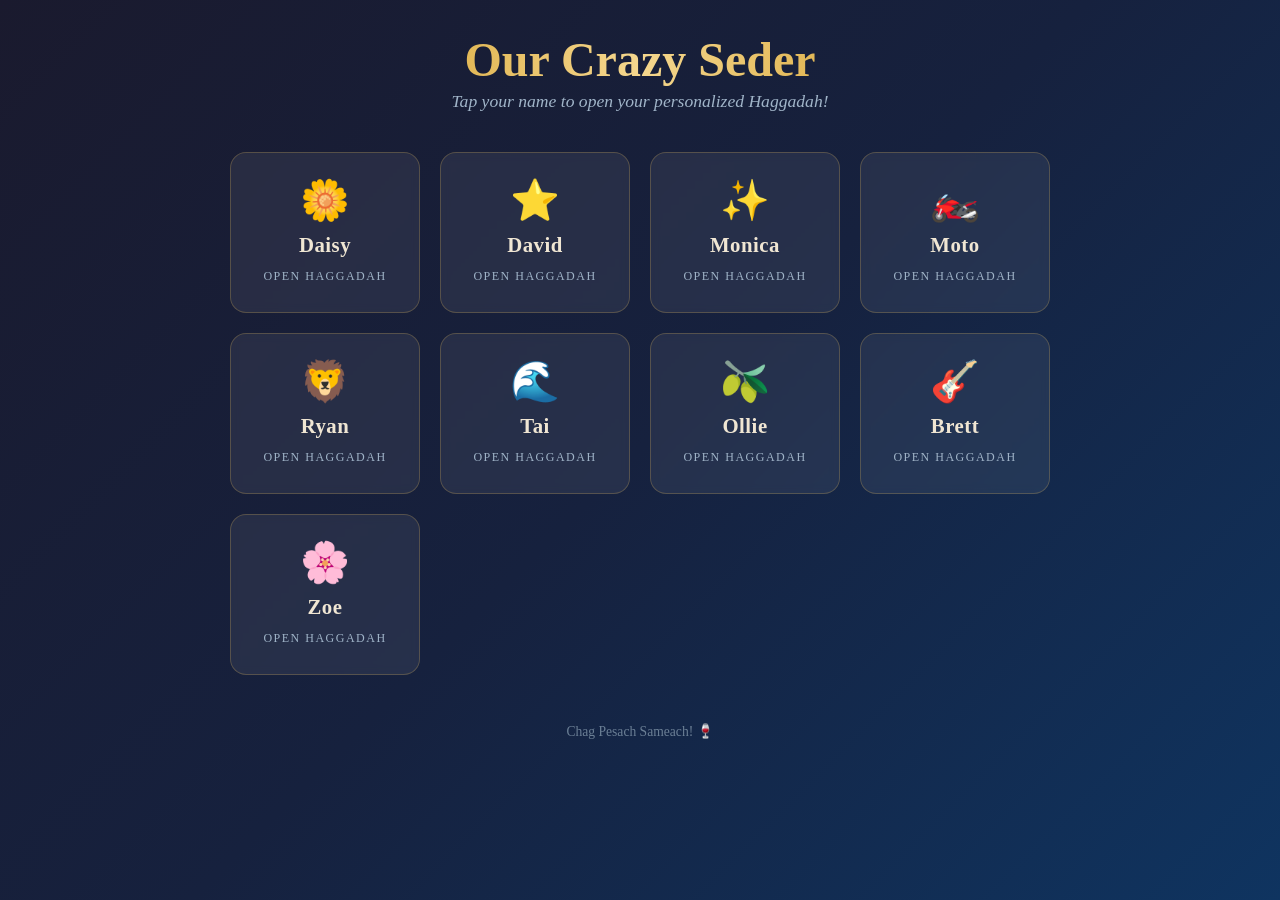
<file: public/index.html>
<!DOCTYPE html>
<html lang="en">
<head>
  <meta charset="UTF-8">
  <meta name="viewport" content="width=device-width, initial-scale=1.0">
  <title>Our Crazy Seder</title>
  <style>
    * { margin: 0; padding: 0; box-sizing: border-box; }

    body {
      font-family: 'Georgia', serif;
      min-height: 100vh;
      background: linear-gradient(135deg, #1a1a2e 0%, #16213e 50%, #0f3460 100%);
      color: #f0e6d3;
      display: flex;
      flex-direction: column;
      align-items: center;
      padding: 2rem 1rem;
    }

    h1 {
      font-size: 3rem;
      margin-bottom: 0.25rem;
      background: linear-gradient(to right, #e2b857, #f5d78e, #e2b857);
      -webkit-background-clip: text;
      -webkit-text-fill-color: transparent;
      background-clip: text;
      text-align: center;
    }

    .subtitle {
      font-size: 1.1rem;
      color: #a0b4c8;
      margin-bottom: 2.5rem;
      text-align: center;
      font-style: italic;
    }

    .grid {
      display: grid;
      grid-template-columns: repeat(auto-fit, minmax(180px, 1fr));
      gap: 1.25rem;
      max-width: 820px;
      width: 100%;
    }

    .card {
      background: rgba(255, 255, 255, 0.07);
      border: 1px solid rgba(226, 184, 87, 0.25);
      border-radius: 16px;
      padding: 1.75rem 1rem;
      text-align: center;
      text-decoration: none;
      color: #f0e6d3;
      transition: all 0.25s ease;
      backdrop-filter: blur(4px);
      cursor: pointer;
      display: flex;
      flex-direction: column;
      align-items: center;
      gap: 0.75rem;
    }

    .card:hover {
      background: rgba(226, 184, 87, 0.15);
      border-color: rgba(226, 184, 87, 0.6);
      transform: translateY(-4px);
      box-shadow: 0 8px 25px rgba(226, 184, 87, 0.15);
    }

    .card:active {
      transform: translateY(-1px);
    }

    .emoji {
      font-size: 2.5rem;
      line-height: 1;
    }

    .name {
      font-size: 1.3rem;
      font-weight: bold;
      letter-spacing: 0.5px;
    }

    .label {
      font-size: 0.75rem;
      color: #a0b4c8;
      text-transform: uppercase;
      letter-spacing: 1.5px;
    }

    .star {
      position: fixed;
      background: #e2b857;
      border-radius: 50%;
      opacity: 0.3;
      pointer-events: none;
    }

    footer {
      margin-top: 3rem;
      font-size: 0.85rem;
      color: #6b7f95;
      text-align: center;
    }

    @media (max-width: 500px) {
      h1 { font-size: 2rem; }
      .grid { grid-template-columns: repeat(2, 1fr); gap: 0.75rem; }
      .card { padding: 1.25rem 0.75rem; }
    }
  </style>
</head>
<body>
  <h1>Our Crazy Seder</h1>
  <p class="subtitle">Tap your name to open your personalized Haggadah!</p>

  <div class="grid">
    <a class="card" href="haggadah.html?name=Daisy">
      <span class="emoji">🌼</span>
      <span class="name">Daisy</span>
      <span class="label">Open Haggadah</span>
    </a>
    <a class="card" href="haggadah.html?name=David">
      <span class="emoji">⭐</span>
      <span class="name">David</span>
      <span class="label">Open Haggadah</span>
    </a>
    <a class="card" href="haggadah.html?name=Monica">
      <span class="emoji">✨</span>
      <span class="name">Monica</span>
      <span class="label">Open Haggadah</span>
    </a>
    <a class="card" href="haggadah.html?name=Moto">
      <span class="emoji">🏍️</span>
      <span class="name">Moto</span>
      <span class="label">Open Haggadah</span>
    </a>
    <a class="card" href="haggadah.html?name=Ryan">
      <span class="emoji">🦁</span>
      <span class="name">Ryan</span>
      <span class="label">Open Haggadah</span>
    </a>
    <a class="card" href="haggadah.html?name=Tai">
      <span class="emoji">🌊</span>
      <span class="name">Tai</span>
      <span class="label">Open Haggadah</span>
    </a>
    <a class="card" href="ollie.html">
      <span class="emoji">🫒</span>
      <span class="name">Ollie</span>
      <span class="label">Open Haggadah</span>
    </a>
    <a class="card" href="haggadah.html?name=Brett">
      <span class="emoji">🎸</span>
      <span class="name">Brett</span>
      <span class="label">Open Haggadah</span>
    </a>
    <a class="card" href="haggadah.html?name=Zoe">
      <span class="emoji">🌸</span>
      <span class="name">Zoe</span>
      <span class="label">Open Haggadah</span>
    </a>
  </div>

  <footer>Chag Pesach Sameach! 🍷</footer>
</body>
</html>
</file>
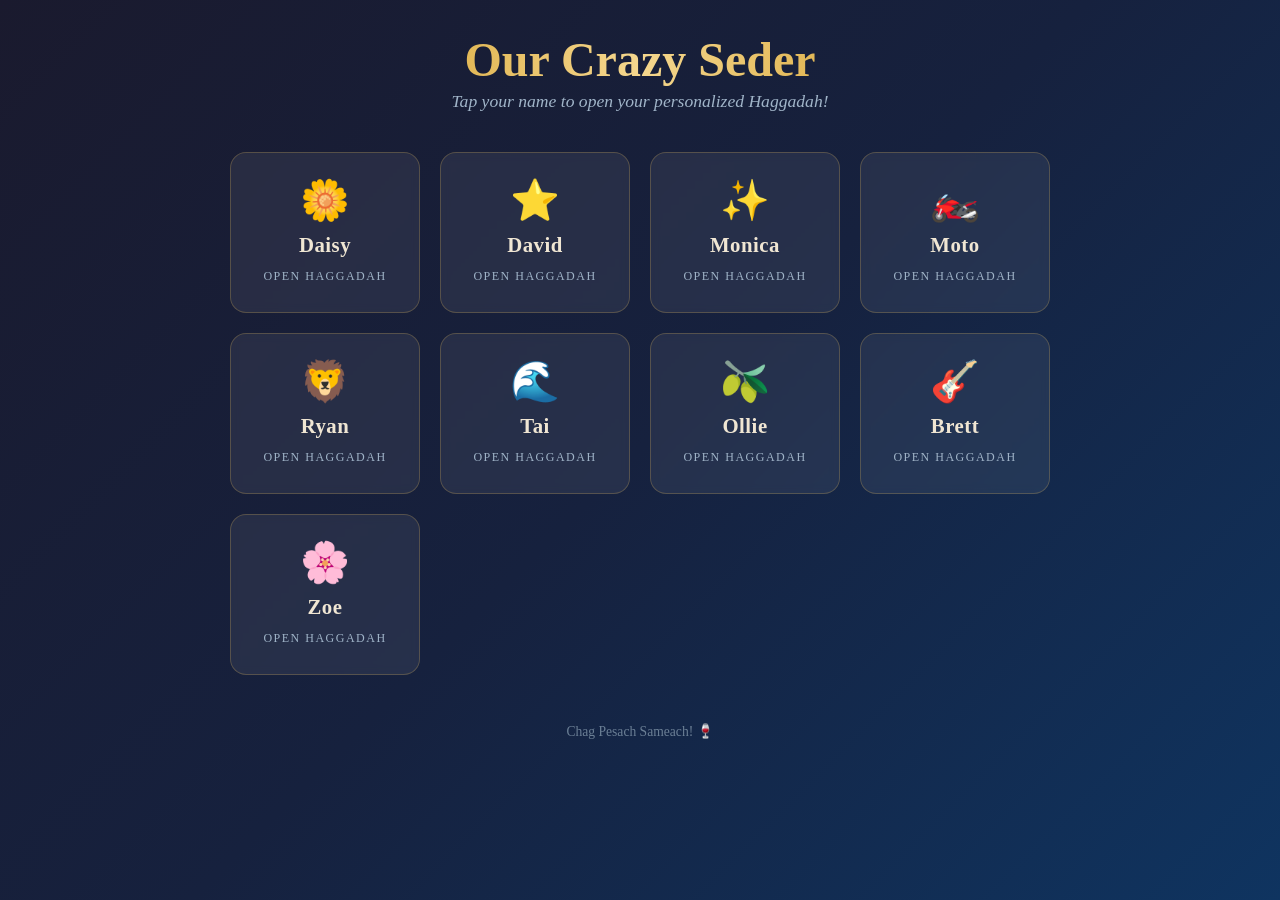
<file: public/haggadah.html>
<!DOCTYPE html>
<html lang="en">
<head>
  <meta charset="UTF-8">
  <meta name="viewport" content="width=device-width, initial-scale=1.0">
  <title>Haggadah — Our Crazy Seder</title>
  <link rel="stylesheet" href="style.css">
</head>
<body>

  <header class="haggadah-header">
    <h1 id="person-name"></h1>
    <p class="subtitle">A Haggadah for Tonight</p>
    <span id="person-role" class="role" style="display:none"></span>
    <br>
    <a href="index.html" class="back-link">&larr; Back to everyone</a>
  </header>

  <div class="content">

  <!-- Section 1: Welcome & First Cup of Wine -->
  <div class="section" data-reader="moto">
    <h2>&#x1F56F;&#xFE0F; Welcome &amp; First Cup of Wine</h2>
    <p class="stage-direction">Moto lights the candles and raises a glass.</p>

    <div class="reading" data-reader="moto">
      <p>Welcome, everyone. Look around this table for a moment. Look at the faces. Some of us have been doing this together for years. Some of us are here for the first time. We have a six-year-old and we have people who remember when the world looked very different. That range &mdash; that span of ages and lives and stories &mdash; is itself a kind of miracle.</p>
      <p>Tonight we tell an old story about people who were enslaved and then got free. We have been telling this same story for thousands of years &mdash; parent to child, grandparent to grandchild, stranger to stranger at tables just like this one &mdash; because the story has never stopped being true. People are still enslaved. People are still fleeing. People are still being told they don&rsquo;t belong in their own bodies, their own lands, their own forests, their own families. The machinery of cruelty keeps running, and it counts on us not paying attention.</p>
      <p>So we gather here, in this specific room, with these specific people, and we do the opposite of not paying attention. We light candles. We pour wine. We eat matzah that tastes like cardboard &mdash; because nothing says &lsquo;celebration of freedom&rsquo; like a cracker with no yeast and no flavor and the structural integrity of a roofing tile &mdash; and we remember. We remember not because it&rsquo;s comfortable, but because forgetting is how injustice wins.</p>
      <p>This year, especially, we refuse to look away. From any of it. And we hold onto each other while we look.</p>
      <p>Let&rsquo;s begin with the first cup of wine &mdash; or grape juice, no judgment. The first cup is for the promise that was made: I will bring you out.</p>
    </div>

    <p class="stage-direction">Everyone raises their glass.</p>
    <p class="everyone">Everyone: Blessed are You, Source of all life, who creates the fruit of the vine.</p>
    <p class="stage-direction">Drink the first cup.</p>

    <div class="next-cue" data-for="moto" style="display:none">Next: Daisy &mdash; Karpas</div>
  </div>

  <!-- Section 2: Karpas — Greens & Salt Water -->
  <div class="section" data-reader="daisy">
    <h2>&#x1F33F; Karpas &mdash; Greens &amp; Salt Water</h2>

    <div class="reading" data-reader="daisy">
      <p>We dip a green vegetable in salt water. This is one of the simplest rituals of the night, and one of the most honest.</p>
      <p>The green is for spring &mdash; for things growing, for life pushing up through soil that was frozen just weeks ago. The earth does this every year without being asked. It renews itself even when the news is unbearable, even when the rivers are poisoned, even when we have failed it in a hundred ways. The crocuses come up anyway. The parsley grows. Spring does not wait for us to deserve it.</p>
      <p>The salt water is for tears. For the tears of enslaved people who built someone else&rsquo;s monuments. For the tears of parents who could not protect their children. For the tears we have cried this year &mdash; and there is no shortage. There never is.</p>
      <p>So we hold both at once, in the same hand, in the same bite: the green and the salt. The renewal and the grief. Joy does not cancel out sorrow, and sorrow does not cancel out joy. They exist together, braided, inseparable. That is what it means to be alive and paying attention.</p>
    </div>

    <p class="stage-direction">Everyone dips their greens in salt water and eats.</p>

    <div class="next-cue" data-for="daisy" style="display:none">Next: Moto &mdash; Yachatz</div>
  </div>

  <!-- Section 3: Yachatz — Breaking the Matzah -->
  <div class="section" data-reader="moto">
    <h2>Yachatz &mdash; Breaking the Matzah</h2>
    <p class="stage-direction">Moto breaks the middle matzah in two.</p>

    <div class="reading" data-reader="moto">
      <p>This is the bread of affliction, the bread our ancestors ate in the land of Egypt. We hold it up so everyone can see it, and then we break it in two.</p>
      <p>Think about that for a moment. We begin this seder not with something whole, but with something broken. That&rsquo;s not an accident. It&rsquo;s a statement: we start from brokenness. We acknowledge that the world is not complete, that we are not complete, that something essential is still missing. The rabbis understood that you cannot begin the work of liberation by pretending everything is fine.</p>
      <p>One half stays here on the table &mdash; visible, present, the bread of our poverty. The other half gets wrapped up and hidden. That hidden piece is called the afikomen, and we cannot finish the seder without it. It represents what is not yet found, what is not yet redeemed, what is still waiting to be discovered. The meal cannot end until someone goes looking for it.</p>
      <p>The practical implication is that a certain six-year-old is about to have some serious negotiating leverage later tonight. Ollie, take notes.</p>
    </div>

    <p class="stage-direction">Moto hides the afikomen. Ollie, pay attention. Or don&rsquo;t &mdash; your call.</p>

    <div class="next-cue" data-for="moto" style="display:none">Next: Ollie &mdash; The Four Questions</div>
  </div>

  <!-- Section 4: The Four Questions -->
  <div class="section" data-reader="ollie">
    <h2>&#x2753; The Four Questions</h2>
    <p class="stage-direction">The youngest person at the table asks four questions. That&rsquo;s Ollie.</p>

    <div class="reading" data-reader="ollie">
      <p>Why is tonight different from all other nights?</p>
      <p>On all other nights we eat bread or matzah. Why tonight only matzah?</p>
      <p>On all other nights we eat all kinds of vegetables. Why tonight do we dip them in salt water?</p>
      <p>On all other nights we don&rsquo;t dip our food at all. Why tonight do we dip twice?</p>
      <p>On all other nights we sit however we want. Why tonight do we lean?</p>
    </div>
  </div>

  <!-- Section 5: The Story — We Were Slaves -->
  <div class="section" data-reader="david">
    <h2>&#x26D3;&#xFE0F; The Story &mdash; We Were Slaves</h2>

    <div class="reading" data-reader="david">
      <p>We were slaves in Egypt. That is where the story begins &mdash; not with a hero, not with a miracle, but with suffering. With people who woke up every morning to labor they did not choose, who built cities they would never live in, who watched their children be taken from them by a ruler who feared what he could not control.</p>
      <p>Pharaoh was not unusual in his cruelty. He was a powerful man who looked at a population of people who were different from him &mdash; who spoke differently, worshipped differently, lived differently &mdash; and he saw a threat. Not because they were dangerous, but because there were a lot of them and they were growing. Throughout history, that combination has made powerful people do terrible things. It still does. The playbook has not changed: first you dehumanize, then you exploit, then you convince everyone else it was necessary.</p>
      <p>The Israelites cried out. And the story tells us that God heard them. However you understand God &mdash; as a presence, as a force, as a metaphor for the human conscience that eventually cannot tolerate injustice &mdash; something heard them.</p>
      <p>And then God sent Moses. Moses, who did not want the job. Who stammered. Who had fled Egypt years earlier and was living a quiet life tending sheep in the desert. When God spoke to him from the burning bush and said, &lsquo;Go back and free my people,&rsquo; Moses said, essentially, &lsquo;Can you send someone else?&rsquo; There is something deeply important in the fact that the liberator of the Jewish people was a reluctant leader. He did not seek power. He did not want to be in charge. He just happened to be the one who could not say no when the call came.</p>
      <p>Moses went to Pharaoh and said, &lsquo;Let my people go.&rsquo; Pharaoh said no. Moses came back. Pharaoh said no again. This happened over and over, because people with too much power almost always say no. They say no the first time and the second time and the ninth time, because saying yes would mean giving up something they believe is theirs by right. Pharaoh&rsquo;s stubbornness is not ancient history. It is the stubbornness of every system that refuses to release its grip, every institution that chooses its own preservation over someone else&rsquo;s freedom.</p>
      <p>We tell this story not because it ended. We tell it because it hasn&rsquo;t.</p>
    </div>

    <div class="next-cue" data-for="david" style="display:none">Next: Monica &mdash; Plagues and Freedom</div>
  </div>

  <!-- Section 6: The Story — Plagues and Freedom -->
  <div class="section" data-reader="monica">
    <h2>&#x1F30A; The Story &mdash; Plagues and Freedom</h2>

    <div class="reading" data-reader="monica">
      <p>So there were plagues. Ten of them. Water turned to blood. Frogs swarmed the land. Lice. Flies. Disease swept through the livestock. Boils erupted on skin. Hail rained down and shattered everything it touched. Locusts devoured what was left. Darkness &mdash; not the ordinary darkness of night, but a darkness so thick you could feel it, a darkness that pressed against you and made it impossible to see the person next to you.</p>
      <p>And then the last plague, the worst one, the one that finally broke Pharaoh: the death of the firstborn.</p>
      <p>These plagues were terrible. They were terrible for the Egyptians who had nothing to do with Pharaoh&rsquo;s decisions, for the children who had never enslaved anyone, for the animals who were just animals. Liberation came at an enormous cost, and we do not celebrate that cost. Later tonight, we will spill drops of wine &mdash; diminishing our own joy &mdash; because our freedom was purchased with someone else&rsquo;s suffering. Every liberation is. That is one of the hardest truths of this story.</p>
      <p>After the tenth plague, Pharaoh finally said go. And the people went. They went so fast that the bread didn&rsquo;t rise &mdash; hence the matzah. Imagine that moment: hundreds of thousands of people grabbing what they could carry, wrapping dough around their bodies, pulling children by the hand, walking out of the only life they had ever known. They were terrified. They were exhilarated. They had no plan. They just knew they had to move.</p>
      <p>And then they reached the sea. Water in front of them, Pharaoh&rsquo;s army behind them, and nowhere to go. The midrash says that the sea did not part until one person &mdash; Nachshon &mdash; walked in up to his nostrils. Only then did the waters split. Faith is not the absence of fear. It is walking into the water anyway.</p>
      <p>They crossed. They were free. And then came the hard part, which is always the hard part, the part that takes longer than the crossing and is less dramatic but infinitely more important: figuring out what to do with freedom. How to build something. How to be a people. How not to replicate the cruelty you just escaped. We are still working on that.</p>
    </div>

    <div class="next-cue" data-for="monica" style="display:none">Next: Zoe &mdash; The Ten Plagues</div>
  </div>

  <!-- Section 7: The Ten Plagues -->
  <div class="section" data-reader="zoe">
    <h2>&#x1F377; The Ten Plagues</h2>

    <div class="reading" data-reader="zoe">
      <p>As we name each plague, we spill a drop of wine from our cups. This is one of the most important gestures of the seder. Our cup of joy cannot be full when others have suffered for our sake. Even when those others opposed us. Even when those others were our oppressors. Their suffering diminishes our celebration, because if we could rejoice fully in someone else&rsquo;s pain, we would have learned nothing from being enslaved ourselves.</p>
      <p>If that principle held up more often in the world &mdash; if nations and leaders could grieve the cost of their victories, if the powerful could see the humanity of those they defeat &mdash; we would be in very different shape.</p>
    </div>

    <p class="stage-direction">Remove a drop of wine for each plague.</p>

    <ul class="plague-list">
      <li>Blood</li>
      <li>Frogs</li>
      <li>Lice</li>
      <li>Flies</li>
      <li>Cattle disease</li>
      <li>Boils</li>
      <li>Hail</li>
      <li>Locusts</li>
      <li>Darkness</li>
      <li>Death of the firstborn</li>
    </ul>

    <div class="reading" data-reader="zoe">
      <p>Those were the ancient plagues. But plague is not only ancient. We might name some modern ones &mdash; not to spill wine for, but to say out loud, because naming a thing is the first step toward refusing to accept it.</p>
      <p>The destruction of forests and wild places &mdash; entire ecosystems erased so someone can profit from the land. Children bombed in their homes and schools while the world debates whether to call it what it is. People denied medical care because of who they are or who they love. Wars that serve no one who fights in them, only those who profit from the fighting. The criminalization of poverty. The weaponization of borders against the desperate. The slow strangling of democracy by people who wrap themselves in its flag. The loneliness of a culture that has replaced connection with consumption.</p>
      <p>We cannot spill enough wine for all of this. We cannot fix all of it tonight. But we can name it, here, together, and let the naming be a kind of refusal &mdash; a refusal to pretend that what is happening is normal, or acceptable, or someone else&rsquo;s problem. We see it. We say it. And tomorrow, or next week, or whenever we can, we do something about it.</p>
    </div>

    <div class="next-cue" data-for="zoe" style="display:none">Next: Tai &mdash; Dayenu</div>
  </div>

  <!-- Section 8: Dayenu — It Would Have Been Enough -->
  <div class="section" data-reader="tai">
    <h2>&#x1F3B5; Dayenu &mdash; It Would Have Been Enough</h2>

    <div class="reading" data-reader="tai">
      <p>Dayenu means &lsquo;it would have been enough.&rsquo; It is a song about gratitude, but more than that, it is a practice &mdash; a discipline of noticing what you have before reaching for what you don&rsquo;t.</p>
      <p>The traditional version goes like this: If God had only taken us out of Egypt but not split the sea &mdash; dayenu, it would have been enough. If God had only split the sea but not led us through the desert &mdash; dayenu. If God had only led us through the desert but not given us the Torah &mdash; dayenu. Each gift is treated as if it were the whole gift. Each step is treated as if it were the destination.</p>
      <p>This is a radical idea in a world that always wants more, that measures success by accumulation, that treats &lsquo;enough&rsquo; as a failure of ambition. Dayenu says: stop. Look at what is here. It is enough. You are enough.</p>
      <p>We might add our own. If we had only found these people to share a table with tonight &mdash; dayenu. If we had only made it through another year with the people we love still here &mdash; dayenu. If we had only managed to keep showing up, keep caring, keep trying, in a year that made all of that very hard &mdash; dayenu. It would have been enough. And yet here we are, with all of this.</p>
      <p>Fair warning: this song is extremely catchy. It will lodge itself in your brain like a piece of afikomen between your teeth. You will be humming it while doing dishes later. You will be humming it next Tuesday. This is the price of joy.</p>
    </div>

    <p class="stage-direction">Everyone sings. Even if you don&rsquo;t know the tune, just follow along.</p>
    <p class="everyone dayenu">Everyone: Da-da-yenu, da-da-yenu, da-da-yenu, dayenu dayenu!</p>
    <p class="everyone dayenu">Everyone: Da-da-yenu, da-da-yenu, da-da-yenu, dayenu dayenu!</p>

    <div class="next-cue" data-for="tai" style="display:none">Next: Ryan &mdash; The Three Symbols</div>
  </div>

  <!-- Section 9: The Three Symbols -->
  <div class="section" data-reader="ryan">
    <h2>&#x1F958; The Three Symbols</h2>

    <div class="reading" data-reader="ryan">
      <p>Rabban Gamliel &mdash; a rabbi, not a character from Lord of the Rings, though the name does have that energy &mdash; said you haven&rsquo;t fulfilled your duty at the seder unless you&rsquo;ve discussed three things. Just three. The whole seder, all the wine, all the singing, and it comes down to these three objects on the table. Let&rsquo;s give them their moment.</p>
      <p><strong>Pesach</strong> &mdash; the lamb bone. It represents the sacrifice our ancestors made on that last night in Egypt, when they marked their doorposts with blood so the angel of death would pass over their homes. It is a reminder that freedom required risk. They had to commit to leaving before they knew they could. The bone sits on the plate looking dramatic and slightly unsettling, which is the point. Freedom is dramatic. Freedom is slightly unsettling. It asks you to give something up before it gives you anything back.</p>
      <p><strong>Matzah</strong> &mdash; the flat bread. The bread of haste. Our ancestors fled in such a hurry they couldn&rsquo;t wait for dough to rise. But the rabbis also call it the bread of humility &mdash; because it doesn&rsquo;t puff itself up, doesn&rsquo;t pretend to be more than it is. It is flour and water and that&rsquo;s it. A cracker that knows its place. In a world of people who inflate themselves to seem bigger and more important, matzah is admirably honest about what it is. Dry. Flat. Crumbly. Getting everywhere. But real.</p>
      <p><strong>Maror</strong> &mdash; the bitter herb. Horseradish, usually. It represents the bitterness of slavery &mdash; the daily grinding misery of a life you did not choose and cannot escape. Eat enough of it and you will understand suffering on a very personal, sinus-clearing level. Your eyes will water. That&rsquo;s the point. The story is not supposed to be comfortable.</p>
      <p>Together, these three things tell the whole arc: sacrifice, humility, and bitterness. You cannot understand freedom without knowing what it cost. You cannot appreciate what you have without remembering what it felt like to have nothing. And you cannot eat this much horseradish without needing a moment to recover.</p>
    </div>

    <p class="stage-direction">Everyone raises their glass for the second cup.</p>
    <p class="everyone">Everyone: Blessed are You, Source of all life, who creates the fruit of the vine.</p>
    <p class="stage-direction">Drink the second cup.</p>

    <div class="next-cue" data-for="ryan" style="display:none">Next: Brett &mdash; Matzah, Maror &amp; Hillel Sandwich</div>
  </div>

  <!-- Section 10: Matzah, Maror & the Hillel Sandwich -->
  <div class="section" data-reader="brett">
    <h2>&#x1F96A; Matzah, Maror &amp; the Hillel Sandwich</h2>

    <div class="reading" data-reader="brett">
      <p>Alright, now we eat the ritual foods. We&rsquo;ve talked about them, we&rsquo;ve admired them on the plate, we&rsquo;ve discussed their deep symbolic meaning. Time to actually put them in our mouths. First up: the matzah.</p>
      <p>Take a piece and hold it for a second. This is the bread of affliction and the bread of freedom, both at once. The same cracker. It was all our ancestors had, and it was enough to carry them out of slavery. Sometimes the simplest, most stripped-down thing is what saves you.</p>
    </div>

    <p class="everyone">Everyone: Blessed are You, Source of all life, who brings forth bread from the earth.</p>
    <p class="stage-direction">Everyone eats a piece of matzah.</p>

    <div class="reading" data-reader="brett">
      <p>Now the bitter herb. Take a piece of maror &mdash; that&rsquo;s the horseradish &mdash; and dip it in the charoset. The charoset is the sweet brown paste made from apples and nuts and wine. It represents the mortar the slaves used to build Pharaoh&rsquo;s cities. Even in something that represents forced labor, there is sweetness. Even in the memory of suffering, there is something that nourishes. Dip the bitter into the sweet. Eat them together.</p>
    </div>

    <p class="stage-direction">Everyone eats maror with charoset.</p>

    <div class="reading" data-reader="brett">
      <p>And now the main event: the Hillel sandwich. Take two pieces of matzah and put maror and charoset between them. This was Hillel&rsquo;s innovation &mdash; Rabbi Hillel, who lived two thousand years ago and who understood something profound about the human experience: you cannot separate the bitter from the sweet. They come together. They are eaten together. They are lived together.</p>
      <p>Think about the people you love most. Think about the moments of your life that meant the most. They are inseparable from loss, from worry, from the knowledge that nothing lasts. The sandwich is a metaphor you can eat: suffering and sweetness, held between two pieces of the humblest bread on earth. Two thousand years old, and still the best sandwich recipe involving zero leavened bread and one hundred percent existential wisdom.</p>
    </div>

    <p class="stage-direction">Everyone eats the Hillel sandwich.</p>

    <div class="next-cue" data-for="brett" style="display:none">Next: The Meal!</div>
  </div>

  <!-- Section 11: The Meal! -->
  <div class="section meal-break">
    <h2>&#x1F37D;&#xFE0F; The Meal!</h2>
    <p class="stage-direction">Time to eat! After dinner, we&rsquo;ll come back for the afikomen and the closing.</p>
  </div>

  <!-- Section 12: After the Meal — Afikomen & Elijah's Cup -->
  <div class="section" data-reader="moto">
    <h2>&#x1F6AA; After the Meal &mdash; Afikomen &amp; Elijah&rsquo;s Cup</h2>

    <div class="reading" data-reader="moto">
      <p>Alright. The meal is done. The plates are wrecked. Someone definitely spilled something. Now it&rsquo;s time for the part Ollie has been waiting for all night.</p>
      <p>The afikomen &mdash; that hidden half of matzah &mdash; needs to be found. The seder cannot end without it. Think about what that means: we broke something at the beginning of the evening, and now we cannot be complete until the missing piece is returned. The search for the afikomen is a search for wholeness. It is the insistence that we do not leave things broken if we can help it, that we go looking for what is lost, that we do not finish the story until every piece is accounted for.</p>
      <p>Ollie &mdash; and anyone who helped &mdash; go find it. Negotiations will follow. This is tradition.</p>
    </div>

    <p class="stage-direction">The afikomen is found. Negotiations ensue. Dessert matzah is eaten by all.</p>

    <div class="reading" data-reader="moto">
      <p>Now we fill Elijah&rsquo;s cup. Elijah is the prophet who, according to tradition, visits every seder table in the world tonight. He is the herald of redemption &mdash; the one who will announce that the world has finally, fully changed. That justice has arrived. That the work is done.</p>
      <p>We open the door for him now. And here is the thing about opening the door: some years it feels like a joyful gesture, full of confidence that better days are coming. Other years &mdash; and this may be one of them &mdash; it feels like a heavier thing. Like standing at the threshold between hope and despair and choosing, deliberately, to face the direction of hope. Not because you are sure. Not because the evidence supports it. But because hope is a decision, not a feeling, and tonight we make that decision together.</p>
    </div>

    <p class="stage-direction">Someone opens the door. A moment of silence. Feel the night air. Listen for what might be coming.</p>

    <div class="next-cue" data-for="moto" style="display:none">Next: Daisy &mdash; Miriam&rsquo;s Cup</div>
  </div>

  <!-- Section 13: Miriam's Cup -->
  <div class="section" data-reader="daisy">
    <h2>&#x1F4A7; Miriam&rsquo;s Cup</h2>

    <div class="reading" data-reader="daisy">
      <p>Before we close, we honor Miriam.</p>
      <p>Miriam was Moses&rsquo;s older sister. When Moses was a baby, placed in a basket in the Nile because Pharaoh had ordered the death of every Hebrew boy, it was Miriam who stood on the riverbank and watched. She was a child herself, but she stood there, refusing to look away, making sure her brother survived. When Pharaoh&rsquo;s daughter found the basket, it was Miriam who stepped forward and said, &lsquo;I know a woman who can nurse this baby&rsquo; &mdash; and brought Moses back to their own mother. She was brave and quick and she saved his life with nothing but her wits and her willingness to speak up.</p>
      <p>Years later, after the sea crossing, when everyone was stunned and trembling on the far shore, it was Miriam who picked up a tambourine and started singing. She led the people in dance. She gave them a way to hold the enormity of what had just happened. Sometimes survival needs a song more than it needs a speech.</p>
      <p>The tradition of Miriam&rsquo;s Cup is newer than most of what we do tonight. It was created to honor the women whose work has always kept communities alive &mdash; the ones who watched, who nursed, who sang, who organized, who fed, who held things together when everything was falling apart. Their names are not always in the official story. They did the work anyway.</p>
      <p>We fill Miriam&rsquo;s cup with water, not wine. Water because Miriam was associated with a miraculous well that traveled with the Israelites through the desert, providing water wherever they camped. Water because it is the most basic, essential, life-sustaining thing. Water because the work of sustaining a community is not glamorous. It is daily. It is quiet. It is absolutely necessary.</p>
      <p>Tonight we see you. All of you &mdash; the ones whose names we know and the ones whose names were never written down. We see you, and we are grateful.</p>
    </div>

    <p class="stage-direction">Everyone raises Miriam&rsquo;s cup of water.</p>

    <div class="next-cue" data-for="daisy" style="display:none">Next: Everyone &mdash; The Third Cup &amp; Closing</div>
  </div>

  <!-- Section 14: The Third Cup & Closing -->
  <div class="section" data-reader="moto">
    <h2>&#x1F305; The Third Cup &amp; Closing</h2>

    <p class="stage-direction">Everyone raises their glass for the third cup.</p>
    <p class="everyone">Everyone: Blessed are You, Source of all life, who creates the fruit of the vine.</p>
    <p class="stage-direction">Drink the third cup.</p>

    <div class="reading" data-reader="moto">
      <p>That&rsquo;s our seder. We made it through &mdash; the candles, the questions, the plagues, the songs, the sandwiches, the negotiations over a hidden cracker. The matzah was dry. The horseradish cleared some sinuses. The wine flowed. A door was opened for someone who may or may not have visited.</p>
      <p>But here is what actually happened tonight: we sat together. We, these specific people, in this specific room, told a story that has been told for three thousand years and made it ours. We named the suffering of the past and the suffering of the present, and we did not look away. We sang. We laughed. We ate a meal together, which is one of the oldest and most sacred things human beings can do.</p>
      <p>Next year, may the world have less to grieve. May the wars end. May the forests still stand. May the people who are fleeing tonight find safety. May the people who are imprisoned for who they are be free. May the children who are afraid right now find themselves, by next Passover, safe and bored and complaining about matzah like every kid should get to do.</p>
      <p>Next year, may we be together again &mdash; all of us, and maybe a few more. May this table grow. May we still be the kind of people who light candles and ask questions and refuse to be comfortable when comfort requires looking away.</p>
      <p>And if next year is hard &mdash; and it may be &mdash; may we remember this night. May we remember that we were not alone. That we had wine and salt water and bad crackers and each other, and that it was enough. Dayenu. It was enough.</p>
    </div>

    <p class="everyone">Everyone: Next year in Jerusalem! Next year, may all people be free!</p>
    <p class="stage-direction">The seder is over. Refill your wine. You&rsquo;ve earned it.</p>
  </div>

  <div class="haggadah-footer">Chag Pesach Sameach! &#x1F377;</div>

  </div><!-- end .content -->

  <script>
  (function() {
    var params = new URLSearchParams(window.location.search);
    var name = (params.get('name') || '').toLowerCase();

    if (!name) { window.location.href = 'index.html'; return; }

    // Set header
    var displayName = name.charAt(0).toUpperCase() + name.slice(1);
    document.getElementById('person-name').textContent = displayName;
    document.title = displayName + "'s Haggadah \u2014 Our Crazy Seder";

    if (name === 'moto') {
      document.getElementById('person-role').textContent = 'Seder Leader';
      document.getElementById('person-role').style.display = 'inline-block';
    }

    // Known readers
    var knownNames = ['moto', 'daisy', 'david', 'monica', 'zoe', 'tai', 'ryan', 'brett', 'ollie'];

    // Highlight readings
    document.querySelectorAll('.reading[data-reader="' + name + '"]').forEach(function(el) {
      el.classList.add('your-part');
      var label = document.createElement('span');
      label.className = 'your-part-label';
      label.textContent = 'YOUR PART:';
      el.insertBefore(label, el.firstChild);
    });

    // Show next cues for this reader
    document.querySelectorAll('.next-cue[data-for="' + name + '"]').forEach(function(el) {
      el.style.display = 'block';
    });
  })();
  </script>

</body>
</html>
</file>
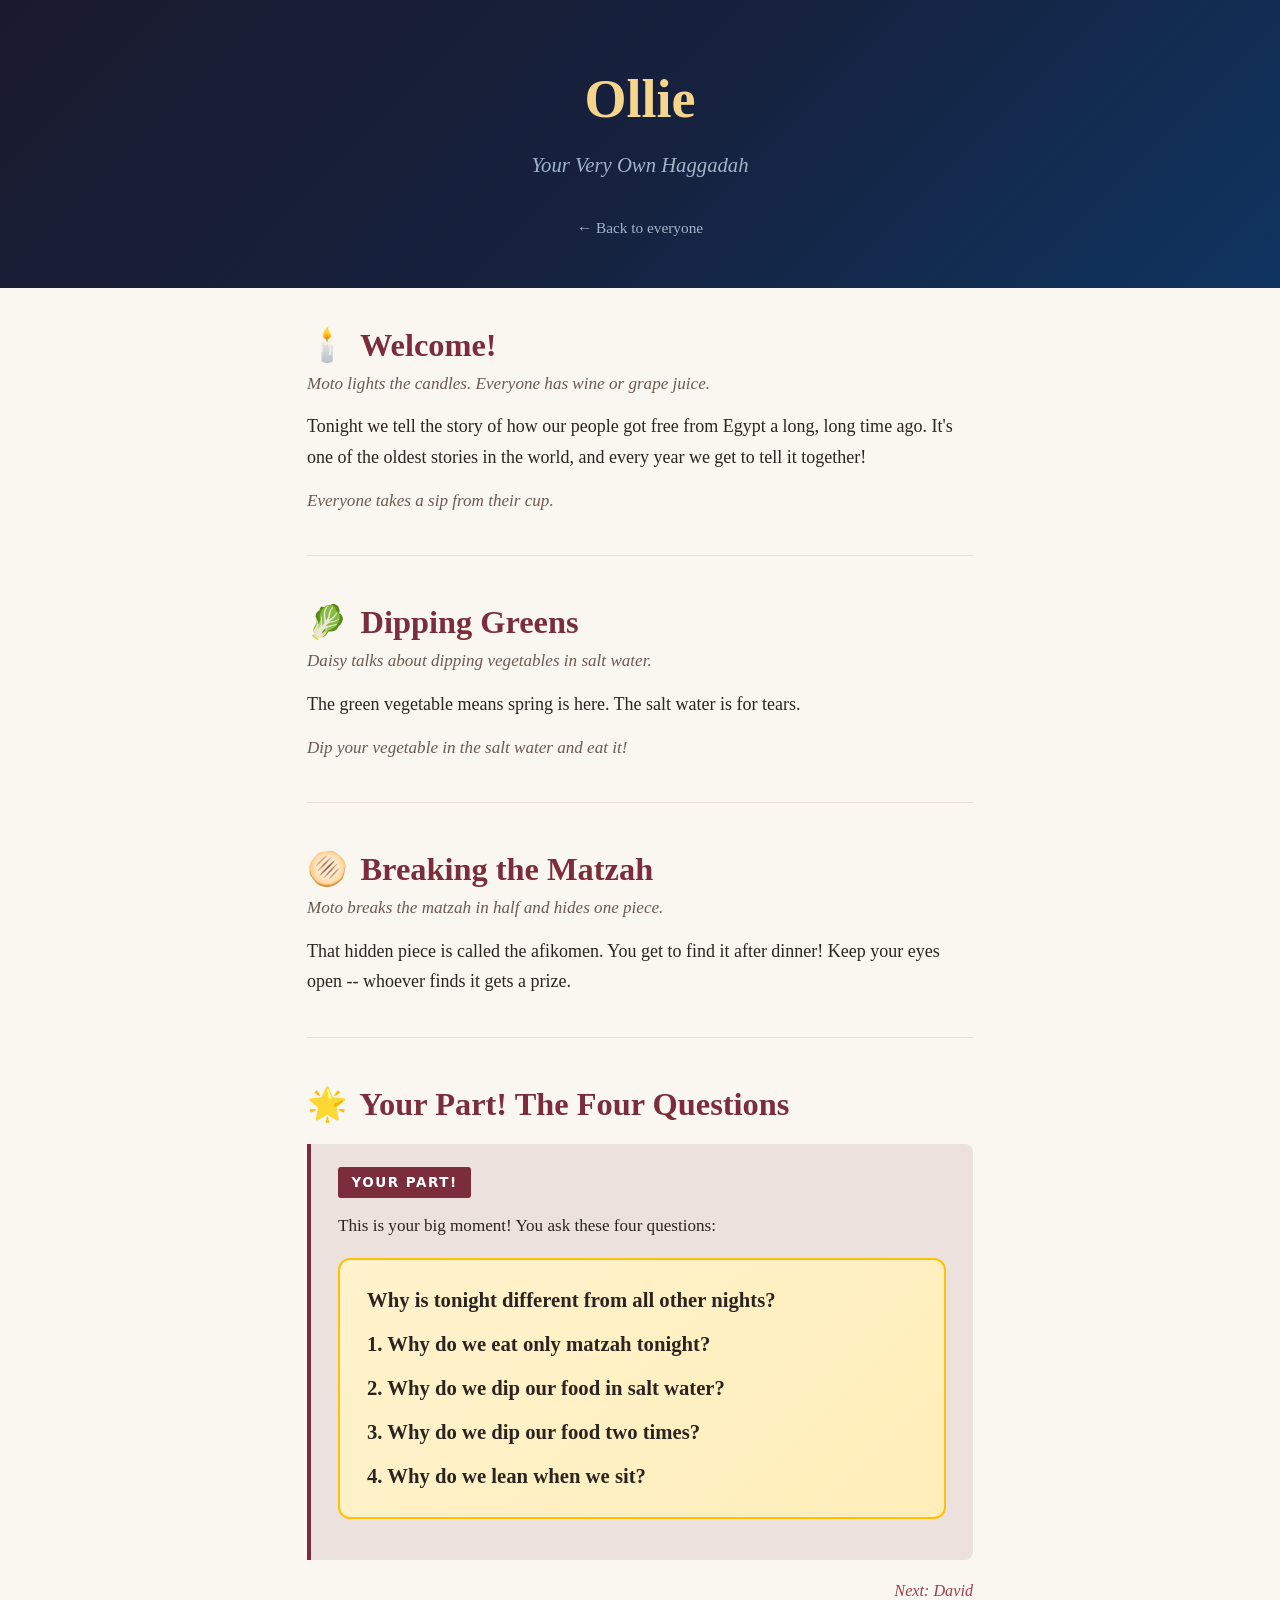
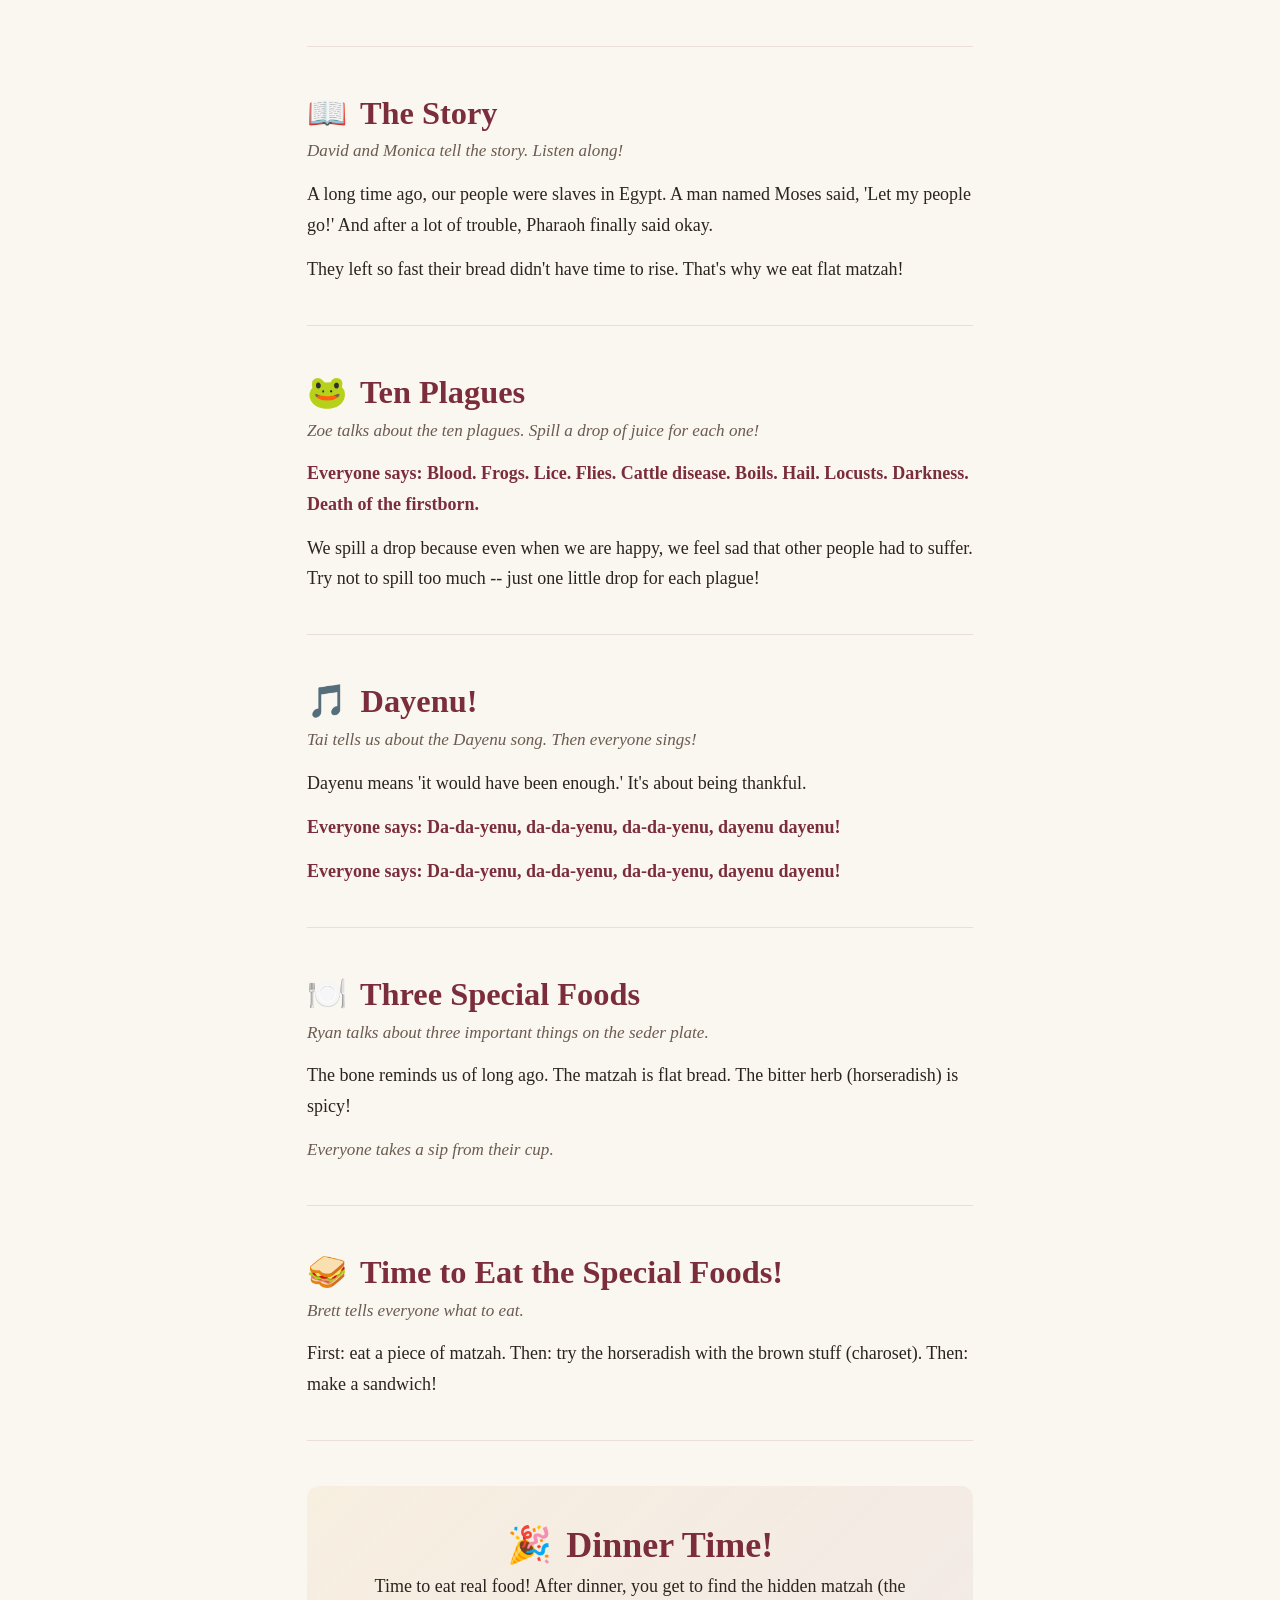
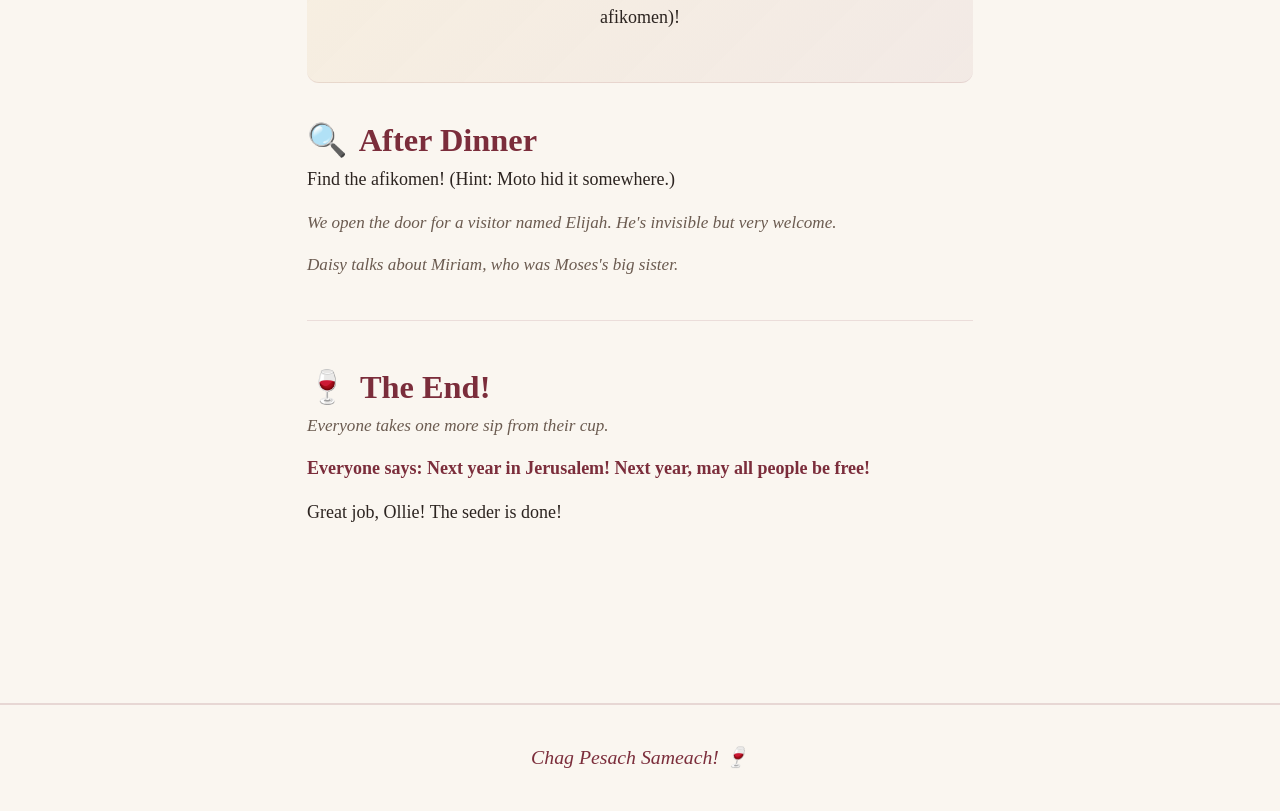
<file: public/ollie.html>
<!DOCTYPE html>
<html lang="en">
<head>
  <meta charset="UTF-8">
  <meta name="viewport" content="width=device-width, initial-scale=1.0">
  <title>Ollie's Haggadah</title>
  <link rel="stylesheet" href="style.css">
</head>
<body>

  <header class="haggadah-header">
    <h1>Ollie</h1>
    <p class="subtitle">Your Very Own Haggadah</p>
    <a href="index.html" class="back-link">&larr; Back to everyone</a>
  </header>

  <div class="content">

    <!-- Welcome -->
    <div class="section">
      <h2><span class="emoji-icon">🕯️</span> Welcome!</h2>
      <p class="stage-direction">Moto lights the candles. Everyone has wine or grape juice.</p>
      <p>Tonight we tell the story of how our people got free from Egypt a long, long time ago. It's one of the oldest stories in the world, and every year we get to tell it together!</p>
      <p class="stage-direction">Everyone takes a sip from their cup.</p>
    </div>

    <!-- Dipping Greens -->
    <div class="section">
      <h2><span class="emoji-icon">🥬</span> Dipping Greens</h2>
      <p class="stage-direction">Daisy talks about dipping vegetables in salt water.</p>
      <p>The green vegetable means spring is here. The salt water is for tears.</p>
      <p class="stage-direction">Dip your vegetable in the salt water and eat it!</p>
    </div>

    <!-- Breaking the Matzah -->
    <div class="section">
      <h2><span class="emoji-icon">🫓</span> Breaking the Matzah</h2>
      <p class="stage-direction">Moto breaks the matzah in half and hides one piece.</p>
      <p>That hidden piece is called the afikomen. You get to find it after dinner! Keep your eyes open -- whoever finds it gets a prize.</p>
    </div>

    <!-- The Four Questions — Ollie's highlighted section -->
    <div class="section">
      <h2><span class="emoji-icon">🌟</span> Your Part! The Four Questions</h2>
      <div class="your-part">
        <span class="your-part-label">Your Part!</span>
        <p class="stage-direction">This is your big moment! You ask these four questions:</p>
        <div class="ollie-callout">
          <p>Why is tonight different from all other nights?</p>
          <p>1. Why do we eat only matzah tonight?</p>
          <p>2. Why do we dip our food in salt water?</p>
          <p>3. Why do we dip our food two times?</p>
          <p>4. Why do we lean when we sit?</p>
        </div>
      </div>
      <p class="next-cue">Next: David</p>
    </div>

    <!-- The Story -->
    <div class="section">
      <h2><span class="emoji-icon">📖</span> The Story</h2>
      <p class="stage-direction">David and Monica tell the story. Listen along!</p>
      <p>A long time ago, our people were slaves in Egypt. A man named Moses said, 'Let my people go!' And after a lot of trouble, Pharaoh finally said okay.</p>
      <p>They left so fast their bread didn't have time to rise. That's why we eat flat matzah!</p>
    </div>

    <!-- Ten Plagues -->
    <div class="section">
      <h2><span class="emoji-icon">🐸</span> Ten Plagues</h2>
      <p class="stage-direction">Zoe talks about the ten plagues. Spill a drop of juice for each one!</p>
      <p class="everyone">Everyone says: Blood. Frogs. Lice. Flies. Cattle disease. Boils. Hail. Locusts. Darkness. Death of the firstborn.</p>
      <p>We spill a drop because even when we are happy, we feel sad that other people had to suffer. Try not to spill too much -- just one little drop for each plague!</p>
    </div>

    <!-- Dayenu -->
    <div class="section">
      <h2><span class="emoji-icon">🎵</span> Dayenu!</h2>
      <p class="stage-direction">Tai tells us about the Dayenu song. Then everyone sings!</p>
      <p>Dayenu means 'it would have been enough.' It's about being thankful.</p>
      <p class="everyone">Everyone says: Da-da-yenu, da-da-yenu, da-da-yenu, dayenu dayenu!</p>
      <p class="everyone">Everyone says: Da-da-yenu, da-da-yenu, da-da-yenu, dayenu dayenu!</p>
    </div>

    <!-- Three Special Foods -->
    <div class="section">
      <h2><span class="emoji-icon">🍽️</span> Three Special Foods</h2>
      <p class="stage-direction">Ryan talks about three important things on the seder plate.</p>
      <p>The bone reminds us of long ago. The matzah is flat bread. The bitter herb (horseradish) is spicy!</p>
      <p class="stage-direction">Everyone takes a sip from their cup.</p>
    </div>

    <!-- Time to Eat the Special Foods -->
    <div class="section">
      <h2><span class="emoji-icon">🥪</span> Time to Eat the Special Foods!</h2>
      <p class="stage-direction">Brett tells everyone what to eat.</p>
      <p>First: eat a piece of matzah. Then: try the horseradish with the brown stuff (charoset). Then: make a sandwich!</p>
    </div>

    <!-- Dinner Time -->
    <div class="section meal-break">
      <h2><span class="emoji-icon">🎉</span> Dinner Time!</h2>
      <p>Time to eat real food! After dinner, you get to find the hidden matzah (the afikomen)!</p>
    </div>

    <!-- After Dinner -->
    <div class="section">
      <h2><span class="emoji-icon">🔍</span> After Dinner</h2>
      <p>Find the afikomen! (Hint: Moto hid it somewhere.)</p>
      <p class="stage-direction">We open the door for a visitor named Elijah. He's invisible but very welcome.</p>
      <p class="stage-direction">Daisy talks about Miriam, who was Moses's big sister.</p>
    </div>

    <!-- The End -->
    <div class="section">
      <h2><span class="emoji-icon">🍷</span> The End!</h2>
      <p class="stage-direction">Everyone takes one more sip from their cup.</p>
      <p class="everyone">Everyone says: Next year in Jerusalem! Next year, may all people be free!</p>
      <p>Great job, Ollie! The seder is done!</p>
    </div>

  </div>

  <footer class="haggadah-footer">Chag Pesach Sameach! 🍷</footer>

</body>
</html>
</file>
<file: public/style.css>
*, *::before, *::after { margin: 0; padding: 0; box-sizing: border-box; }

:root {
  --maroon: #7b2d3b;
  --maroon-light: #a04050;
  --gold: #e2b857;
  --cream: #faf6f0;
  --parchment: #f5efe4;
  --ink: #2c2420;
  --ink-light: #5a4e44;
  --highlight-bg: rgba(123, 45, 59, 0.1);
  --highlight-border: #7b2d3b;
  --direction-color: #6b5b50;
}

html { font-size: 18px; scroll-behavior: smooth; }

body {
  font-family: 'Georgia', 'Times New Roman', serif;
  background: var(--cream);
  color: var(--ink);
  line-height: 1.7;
  min-height: 100vh;
}

/* ---------- HEADER ---------- */
.haggadah-header {
  background: linear-gradient(135deg, #1a1a2e 0%, #16213e 50%, #0f3460 100%);
  color: #f0e6d3;
  text-align: center;
  padding: 3rem 1.5rem 2.5rem;
}

.haggadah-header h1 {
  font-size: 3rem;
  background: linear-gradient(to right, #e2b857, #f5d78e, #e2b857);
  -webkit-background-clip: text;
  -webkit-text-fill-color: transparent;
  background-clip: text;
  margin-bottom: 0.15rem;
}

.haggadah-header .subtitle {
  font-style: italic;
  color: #a0b4c8;
  font-size: 1.15rem;
}

.haggadah-header .role {
  display: inline-block;
  margin-top: 0.5rem;
  font-size: 0.85rem;
  text-transform: uppercase;
  letter-spacing: 2px;
  color: var(--gold);
  border: 1px solid rgba(226,184,87,0.4);
  padding: 0.25rem 1rem;
  border-radius: 20px;
}

.back-link {
  display: inline-block;
  margin-top: 1rem;
  color: #a0b4c8;
  text-decoration: none;
  font-size: 0.85rem;
  transition: color 0.2s;
}
.back-link:hover { color: var(--gold); }

/* ---------- CONTENT ---------- */
.content {
  max-width: 720px;
  margin: 0 auto;
  padding: 2rem 1.5rem 4rem;
}

/* ---------- SECTIONS ---------- */
.section {
  margin-bottom: 2.5rem;
  padding-bottom: 1.5rem;
  border-bottom: 1px solid rgba(123,45,59,0.12);
}
.section:last-child { border-bottom: none; }

.section h2 {
  font-size: 1.8rem;
  color: var(--maroon);
  margin-bottom: 0.15rem;
  line-height: 1.3;
}

.section h2 .emoji-icon {
  margin-right: 0.3rem;
}

.stage-direction {
  font-style: italic;
  color: var(--direction-color);
  margin-bottom: 0.75rem;
  font-size: 0.95rem;
}

.speaker {
  font-weight: bold;
  font-size: 0.95rem;
  margin-top: 1rem;
  margin-bottom: 0.25rem;
}

.speaker-text {
  font-style: italic;
  color: var(--ink-light);
  margin-bottom: 0.75rem;
}

p { margin-bottom: 0.75rem; }

/* ---------- YOUR PART HIGHLIGHT ---------- */
.your-part {
  background: var(--highlight-bg);
  border-left: 4px solid var(--highlight-border);
  padding: 1.25rem 1.5rem;
  margin: 1rem 0;
  border-radius: 0 8px 8px 0;
}

.your-part-label {
  display: inline-block;
  background: var(--maroon);
  color: #fff;
  font-size: 0.75rem;
  font-weight: bold;
  text-transform: uppercase;
  letter-spacing: 1.5px;
  padding: 0.2rem 0.75rem;
  border-radius: 3px;
  margin-bottom: 0.75rem;
  font-family: system-ui, -apple-system, sans-serif;
}

.your-part p,
.your-part .speaker-text {
  font-style: normal;
  color: var(--ink);
}

/* ---------- EVERYONE LINES ---------- */
.everyone {
  font-weight: bold;
  color: var(--maroon);
  margin: 0.75rem 0;
}

/* ---------- NEXT CUE ---------- */
.next-cue {
  text-align: right;
  font-style: italic;
  color: var(--maroon-light);
  font-size: 0.9rem;
  margin-top: 0.5rem;
}

/* ---------- PLAGUES ---------- */
.plague-list {
  display: flex;
  flex-wrap: wrap;
  gap: 0.4rem 0.75rem;
  margin: 0.75rem 0;
  list-style: none;
}
.plague-list li {
  font-weight: bold;
  color: var(--maroon);
  font-size: 0.95rem;
}

/* ---------- DAYENU ---------- */
.dayenu {
  font-weight: bold;
  color: var(--maroon);
  text-align: center;
  font-size: 1.15rem;
  margin: 0.5rem 0;
}

/* ---------- MEAL BREAK ---------- */
.meal-break {
  text-align: center;
  padding: 2rem;
  margin: 2rem 0;
  background: linear-gradient(135deg, rgba(226,184,87,0.1), rgba(123,45,59,0.06));
  border-radius: 12px;
}
.meal-break h2 {
  color: var(--maroon);
  font-size: 2rem;
}
.meal-break .stage-direction {
  margin-bottom: 0;
}

/* ---------- FOOTER ---------- */
.haggadah-footer {
  text-align: center;
  padding: 2rem;
  color: var(--maroon);
  font-style: italic;
  font-size: 1.1rem;
  border-top: 2px solid rgba(123,45,59,0.15);
  margin-top: 1rem;
}

/* ---------- DIVIDER ---------- */
.section-divider {
  width: 60px;
  height: 2px;
  background: var(--maroon);
  opacity: 0.3;
  margin: 0 auto 2rem;
  border: none;
}

/* ---------- OLLIE SPECIAL STYLES ---------- */
.ollie-callout {
  background: linear-gradient(135deg, #fff3cd, #ffeeba);
  border: 2px solid #ffc107;
  border-radius: 12px;
  padding: 1.25rem 1.5rem;
  margin: 1rem 0;
}

.ollie-callout p {
  font-weight: bold;
  font-size: 1.15rem;
  color: var(--ink);
  margin-bottom: 0.5rem;
}
.ollie-callout p:last-child { margin-bottom: 0; }

/* ---------- RESPONSIVE ---------- */
@media (max-width: 768px) {
  html { font-size: 16px; }
  .haggadah-header { padding: 2rem 1rem 1.75rem; }
  .haggadah-header h1 { font-size: 2.4rem; }
  .content { padding: 1.5rem 1rem 3rem; }
  .section h2 { font-size: 1.5rem; }
  .your-part { padding: 1rem 1.15rem; }
}

@media (max-width: 480px) {
  html { font-size: 15px; }
  .haggadah-header h1 { font-size: 2rem; }
  .haggadah-header .subtitle { font-size: 1rem; }
  .content { padding: 1.25rem 0.85rem 2.5rem; }
  .section h2 { font-size: 1.35rem; }
  .your-part { padding: 0.85rem 1rem; margin-left: -0.5rem; margin-right: -0.5rem; }
}

/* ---------- PRINT ---------- */
@media print {
  .back-link { display: none; }
  .haggadah-header { background: white; color: var(--ink); }
  .haggadah-header h1 { background: none; -webkit-text-fill-color: var(--maroon); color: var(--maroon); }
  .haggadah-header .subtitle { color: var(--ink-light); }
  body { font-size: 12pt; }
}
</file>
